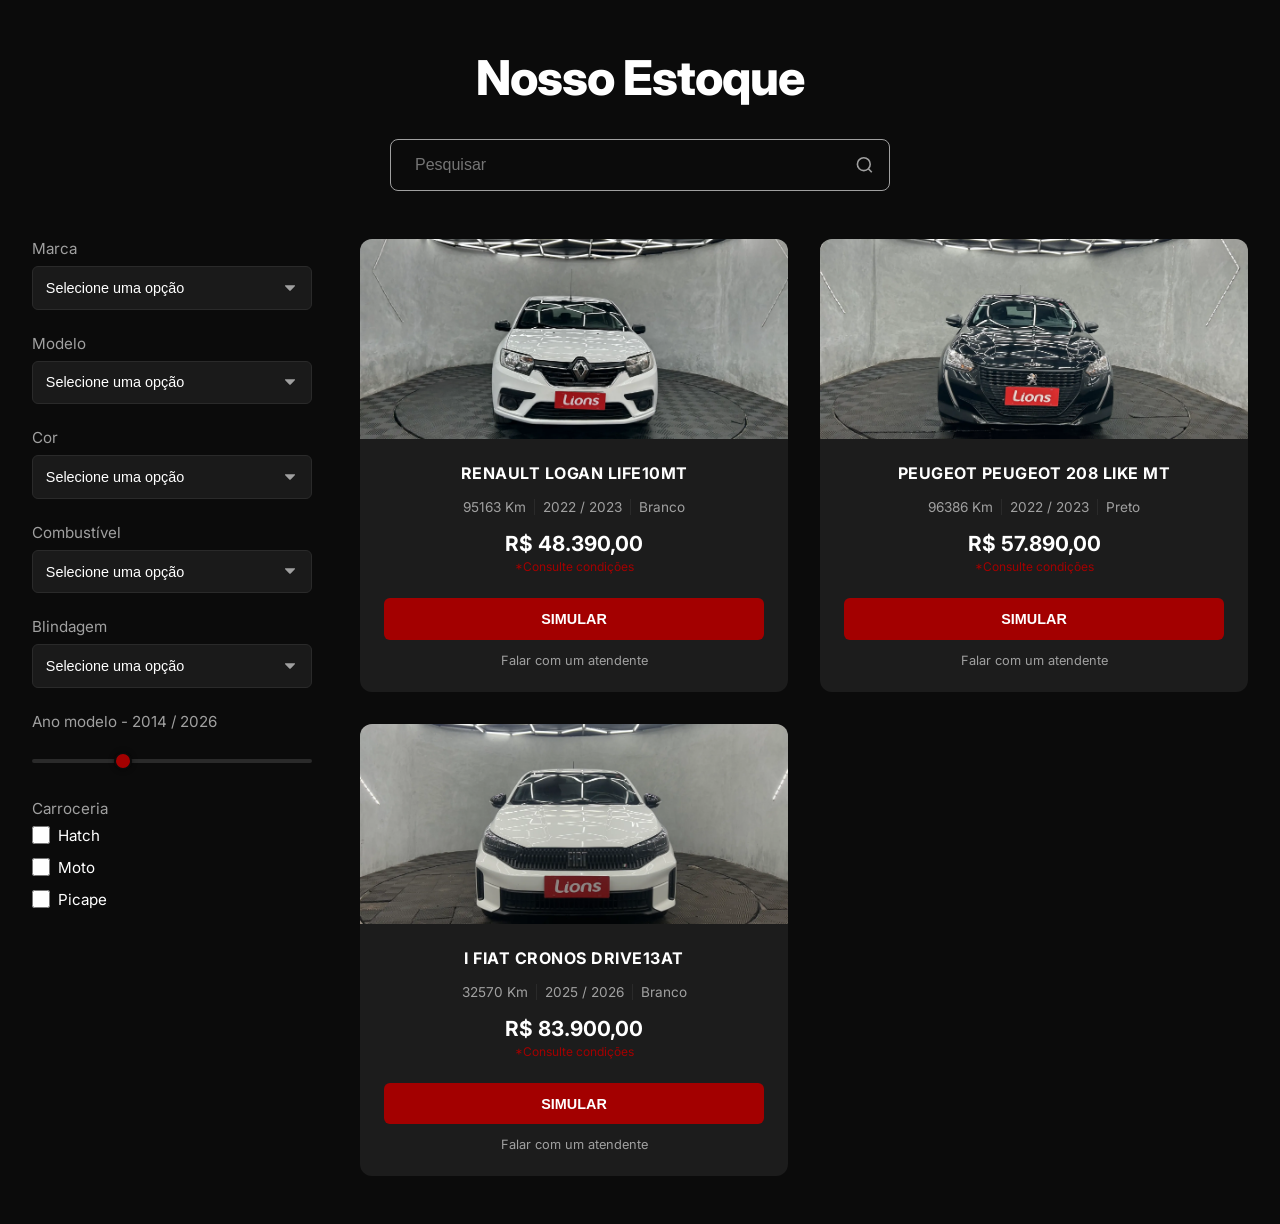
<file: catalogo.html>
<!DOCTYPE html>
<html lang="pt-BR">
<head>
    <meta charset="UTF-8">
    <meta name="viewport" content="width=device-width, initial-scale=1.0">
    <title>Catálogo Lions Seminovos</title>
    <link rel="preconnect" href="https://fonts.googleapis.com">
    <link rel="preconnect" href="https://fonts.gstatic.com" crossorigin>
    <link href="https://fonts.googleapis.com/css2?family=Inter:wght@400;500;700;800&display=swap" rel="stylesheet">
    <link rel="stylesheet" href="css/catalogo.css">
</head>
<body>

    <!-- MAIN DO CATÁLOGO -->
    <main class="catalogo-section">
        <div class="catalogo-header">
            <h1>Nosso Estoque</h1>
            
            <!-- Barra de Pesquisa -->
            <div class="search-bar">
                <input type="text" placeholder="Pesquisar" aria-label="Pesquisar veículo">
                <svg viewBox="0 0 24 24" fill="none" stroke="currentColor" stroke-width="2"><circle cx="11" cy="11" r="8"></circle><line x1="21" y1="21" x2="16.65" y2="16.65"></line></svg>
            </div>
        </div>

        <div class="catalogo-container">
            
            <!-- BARRA LATERAL DE FILTROS -->
            <aside class="filtros-sidebar">
                <div class="filtro-group">
                    <label>Marca</label>
                    <select><option>Selecione uma opção</option></select>
                </div>
                <div class="filtro-group">
                    <label>Modelo</label>
                    <select><option>Selecione uma opção</option></select>
                </div>
                <div class="filtro-group">
                    <label>Cor</label>
                    <select><option>Selecione uma opção</option></select>
                </div>
                <div class="filtro-group">
                    <label>Combustível</label>
                    <select><option>Selecione uma opção</option></select>
                </div>
                <div class="filtro-group">
                    <label>Blindagem</label>
                    <select><option>Selecione uma opção</option></select>
                </div>

                <!-- Filtro de Ano (Range) -->
                <div class="filtro-group">
                    <label>Ano modelo - <span id="ano-valor">2014 / 2026</span></label>
                    <div class="range-slider">
                        <input type="range" min="2010" max="2026" value="2015" class="slider">
                    </div>
                </div>

                <!-- Filtro de Carroceria (Checkbox) -->
                <div class="filtro-group">
                    <label>Carroceria</label>
                    <div class="checkbox-group">
                        <label class="custom-checkbox"><input type="checkbox"> Hatch</label>
                        <label class="custom-checkbox"><input type="checkbox"> Moto</label>
                        <label class="custom-checkbox"><input type="checkbox"> Picape</label>
                    </div>
                </div>
            </aside>

            <!-- GRID DE CARROS -->
            <section class="estoque-grid">
                
                <!-- Card 1 -->
                <article class="car-card">
                    <div class="card-img">
                        <img src="assets/images/car01.png" alt="Renault Logan">
                    </div>
                    <div class="card-content">
                        <h2>RENAULT LOGAN LIFE10MT</h2>
                        <div class="card-specs">
                            <span>95163 Km</span>
                            <span>2022 / 2023</span>
                            <span>Branco</span>
                        </div>
                        <div class="card-price">
                            <strong>R$ 48.390,00</strong>
                            <span class="price-note">*Consulte condições</span>
                        </div>
                        <button class="btn-simular">SIMULAR</button>
                        <a href="#" class="link-atendente">Falar com um atendente</a>
                    </div>
                </article>

                <!-- Card 2 -->
                <article class="car-card">
                    <div class="card-img">
                        <img src="assets/images/car02.png" alt="Peugeot 208">
                    </div>
                    <div class="card-content">
                        <h2>PEUGEOT PEUGEOT 208 LIKE MT</h2>
                        <div class="card-specs">
                            <span>96386 Km</span>
                            <span>2022 / 2023</span>
                            <span>Preto</span>
                        </div>
                        <div class="card-price">
                            <strong>R$ 57.890,00</strong>
                            <span class="price-note">*Consulte condições</span>
                        </div>
                        <button class="btn-simular">SIMULAR</button>
                        <a href="#" class="link-atendente">Falar com um atendente</a>
                    </div>
                </article>

                <!-- Card 3 -->
                <article class="car-card">
                    <div class="card-img">
                        <img src="assets/images/car04.png" alt="Fiat Cronos">
                    </div>
                    <div class="card-content">
                        <h2>I FIAT CRONOS DRIVE13AT </h2>
                        <div class="card-specs">
                            <span>32570  Km</span>
                            <span>2025 / 2026</span>
                            <span>Branco</span>
                        </div>
                        <div class="card-price">
                            <strong>R$ 83.900,00</strong>
                            <span class="price-note">*Consulte condições</span>
                        </div>
                        <button class="btn-simular">SIMULAR</button>
                        <a href="#" class="link-atendente">Falar com um atendente</a>
                    </div>
                </article>

            </section>
        </div>
    </main>

</body>
</html>
</file>
<file: css/catalogo.css>
/* ==========================================
   VARIÁVEIS E RESET
   ========================================== */
:root {
    --bg-color: #0b0b0b;
    --card-bg: #1c1c1c;
    --text-main: #ffffff;
    --text-muted: #a0a0a0;
    --accent-red: #a30000;
    --accent-red-hover: #cc0000;
    --border-color: #2a2a2a;
    --font-family: 'Inter', sans-serif;
}

* {
    margin: 0;
    padding: 0;
    box-sizing: border-box;
}

body {
    background-color: var(--bg-color);
    color: var(--text-main);
    font-family: var(--font-family);
    -webkit-font-smoothing: antialiased;
}

/* ==========================================
   HEADER DO CATÁLOGO
   ========================================== */
.catalogo-section {
    padding: 3rem 2rem;
    max-width: 1400px;
    margin: 0 auto;
}

.catalogo-header {
    text-align: center;
    margin-bottom: 3rem;
}

.catalogo-header h1 {
    font-size: clamp(2rem, 4vw, 3rem);
    font-weight: 800;
    margin-bottom: 2rem;
    letter-spacing: -1px;
}

/* Barra de Pesquisa */
.search-bar {
    position: relative;
    max-width: 500px;
    margin: 0 auto;
}

.search-bar input {
    width: 100%;
    background-color: transparent;
    border: 1px solid var(--text-muted);
    border-radius: 8px;
    padding: 1rem 3rem 1rem 1.5rem;
    color: var(--text-main);
    font-size: 1rem;
    outline: none;
    transition: border-color 0.3s;
}

.search-bar input:focus {
    border-color: var(--text-main);
}

.search-bar svg {
    position: absolute;
    right: 1rem;
    top: 50%;
    transform: translateY(-50%);
    width: 1.2rem;
    height: 1.2rem;
    color: var(--text-muted);
}

/* ==========================================
   LAYOUT PRINCIPAL (Sidebar + Grid)
   ========================================== */
.catalogo-container {
    display: grid;
    grid-template-columns: 280px 1fr;
    gap: 3rem;
    align-items: start;
}

/* ==========================================
   SIDEBAR DE FILTROS
   ========================================== */
.filtros-sidebar {
    display: flex;
    flex-direction: column;
    gap: 1.5rem;
}

.filtro-group {
    display: flex;
    flex-direction: column;
    gap: 0.5rem;
}

.filtro-group label {
    font-size: 0.95rem;
    color: var(--text-muted);
}

/* Estilo dos Selects */
.filtro-group select {
    width: 100%;
    background-color: #1a1a1a;
    border: 1px solid var(--border-color);
    border-radius: 6px;
    padding: 0.8rem;
    color: var(--text-main);
    font-size: 0.9rem;
    outline: none;
    appearance: none;
    background-image: url("data:image/svg+xml;charset=US-ASCII,%3Csvg%20xmlns%3D%22http%3A%2F%2Fwww.w3.org%2F2000%2Fsvg%22%20width%3D%22292.4%22%20height%3D%22292.4%22%3E%3Cpath%20fill%3D%22%23a0a0a0%22%20d%3D%22M287%2069.4a17.6%2017.6%200%200%200-13-5.4H18.4c-5%200-9.3%201.8-12.9%205.4A17.6%2017.6%200%200%200%200%2082.2c0%205%201.8%209.3%205.4%2012.9l128%20127.9c3.6%203.6%207.8%205.4%2012.8%205.4s9.2-1.8%2012.8-5.4L287%2095c3.5-3.5%205.4-7.8%205.4-12.8%200-5-1.9-9.2-5.5-12.8z%22%2F%3E%3C%2Fsvg%3E");
    background-repeat: no-repeat;
    background-position: right 1rem top 50%;
    background-size: 0.65rem auto;
    cursor: pointer;
}

/* Range Slider (Ano) */
.range-slider {
    padding: 0.5rem 0;
}

.slider {
    width: 100%;
    -webkit-appearance: none;
    appearance: none;
    height: 4px;
    background: var(--border-color);
    border-radius: 5px;
    outline: none;
}

.slider::-webkit-slider-thumb {
    -webkit-appearance: none;
    appearance: none;
    width: 18px;
    height: 18px;
    border-radius: 50%;
    background: var(--accent-red);
    border: 2px solid var(--bg-color);
    cursor: pointer;
    box-shadow: 0 0 5px rgba(0,0,0,0.5);
}

/* Checkboxes */
.checkbox-group {
    display: flex;
    flex-direction: column;
    gap: 0.8rem;
}

.custom-checkbox {
    display: flex;
    align-items: center;
    gap: 0.5rem;
    color: var(--text-main) !important;
    cursor: pointer;
}

.custom-checkbox input {
    width: 18px;
    height: 18px;
    accent-color: var(--accent-red);
    cursor: pointer;
}

/* ==========================================
   GRID DE CARROS
   ========================================== */
.estoque-grid {
    display: grid;
    grid-template-columns: repeat(auto-fill, minmax(300px, 1fr));
    gap: 2rem;
}

/* Card do Carro */
.car-card {
    background-color: var(--card-bg);
    border-radius: 12px;
    overflow: hidden;
    transition: transform 0.3s ease, box-shadow 0.3s ease;
    display: flex;
    flex-direction: column;
}

.car-card:hover {
    transform: translateY(-5px);
    box-shadow: 0 10px 20px rgba(0,0,0,0.5);
}

.card-img {
    width: 100%;
    height: 200px;
    overflow: hidden;
}

.card-img img {
    width: 100%;
    height: 100%;
    object-fit: cover;
    transition: transform 0.5s ease;
}

.car-card:hover .card-img img {
    transform: scale(1.05);
}

.card-content {
    padding: 1.5rem;
    display: flex;
    flex-direction: column;
    align-items: center;
    text-align: center;
    flex-grow: 1;
}

.card-content h2 {
    font-size: 1rem;
    font-weight: 700;
    margin-bottom: 1rem;
    letter-spacing: 0.5px;
}

/* Especificações (Km | Ano | Cor) */
.card-specs {
    display: flex;
    align-items: center;
    justify-content: center;
    font-size: 0.85rem;
    color: var(--text-muted);
    margin-bottom: 1rem;
}

.card-specs span {
    padding: 0 0.5rem;
    border-right: 1px solid var(--border-color);
}

.card-specs span:last-child {
    border-right: none;
}

/* Preço */
.card-price {
    margin-bottom: 1.5rem;
    display: flex;
    flex-direction: column;
    gap: 0.2rem;
}

.card-price strong {
    font-size: 1.3rem;
    color: var(--text-main);
}

.price-note {
    font-size: 0.75rem;
    color: var(--accent-red);
}

/* Botão Simular */
.btn-simular {
    width: 100%;
    background-color: var(--accent-red);
    color: white;
    border: none;
    padding: 0.8rem;
    border-radius: 6px;
    font-weight: 700;
    font-size: 0.9rem;
    cursor: pointer;
    transition: background-color 0.3s;
    margin-bottom: 0.8rem;
}

.btn-simular:hover {
    background-color: var(--accent-red-hover);
}

.link-atendente {
    font-size: 0.8rem;
    color: var(--text-muted);
    text-decoration: none;
    transition: color 0.3s;
}

.link-atendente:hover {
    color: var(--text-main);
}

/* ==========================================
   RESPONSIVIDADE (Mobile e Tablet)
   ========================================== */
@media (max-width: 900px) {
    .catalogo-container {
        grid-template-columns: 1fr; /* Filtros vão para cima */
    }
    
    .filtros-sidebar {
        display: grid;
        grid-template-columns: 1fr 1fr;
        gap: 1rem;
    }
}

@media (max-width: 600px) {
    .catalogo-section {
        padding: 2rem 1rem;
    }

    .filtros-sidebar {
        grid-template-columns: 1fr;
    }

    .estoque-grid {
        grid-template-columns: 1fr;
    }
}
</file>
